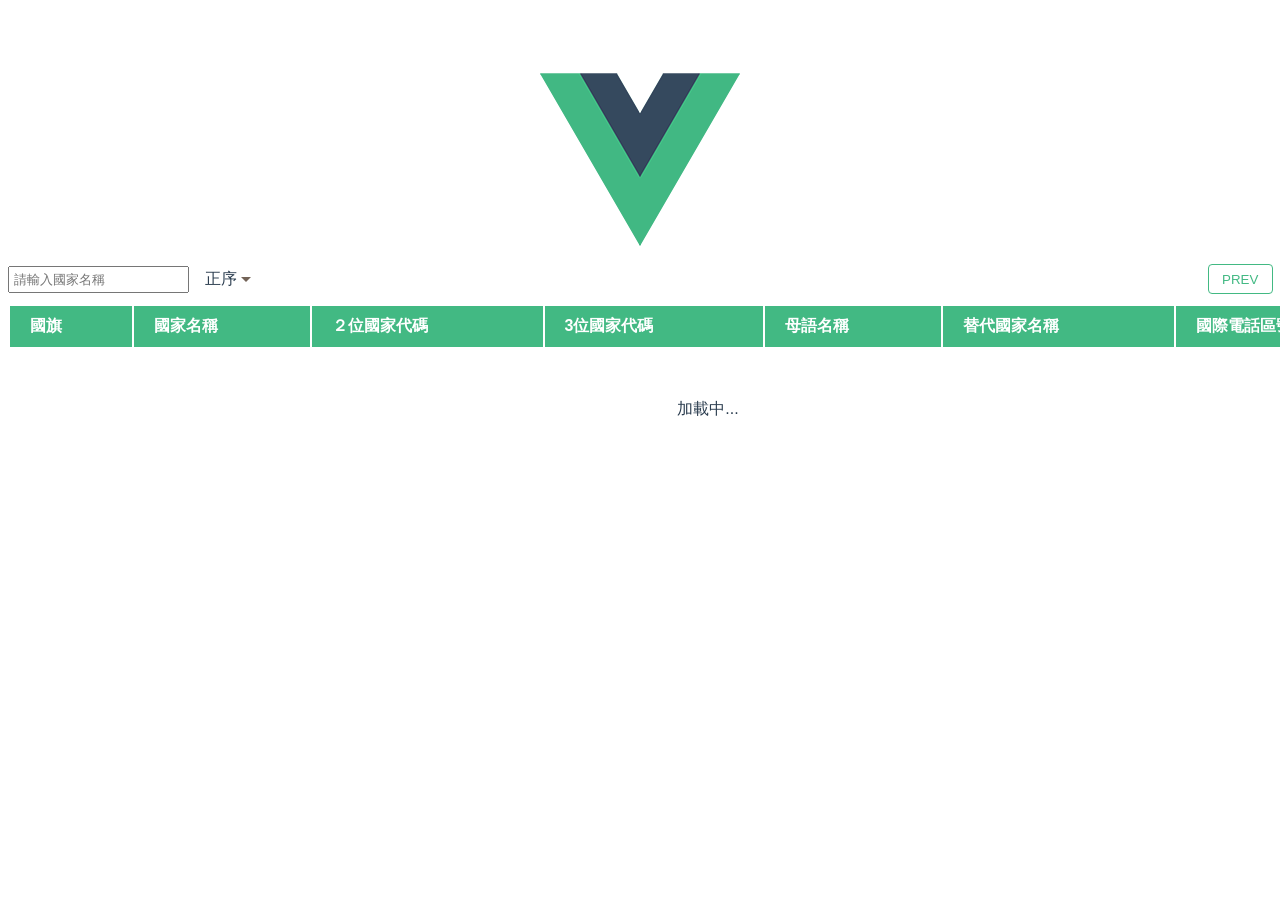
<file: index.html>
<!DOCTYPE html><html lang=""><head><meta charset="utf-8"><meta http-equiv="X-UA-Compatible" content="IE=edge"><meta name="viewport" content="width=device-width,initial-scale=1"><link rel="icon" href="favicon.ico"><title>rm-test</title><link href="css/app.07fb2509.css" rel="preload" as="style"><link href="js/app.09bea318.js" rel="preload" as="script"><link href="js/chunk-vendors.9a1838a0.js" rel="preload" as="script"><link href="css/app.07fb2509.css" rel="stylesheet"></head><body><noscript><strong>We're sorry but rm-test doesn't work properly without JavaScript enabled. Please enable it to continue.</strong></noscript><div id="app"></div><script src="js/chunk-vendors.9a1838a0.js"></script><script src="js/app.09bea318.js"></script></body></html>
</file>
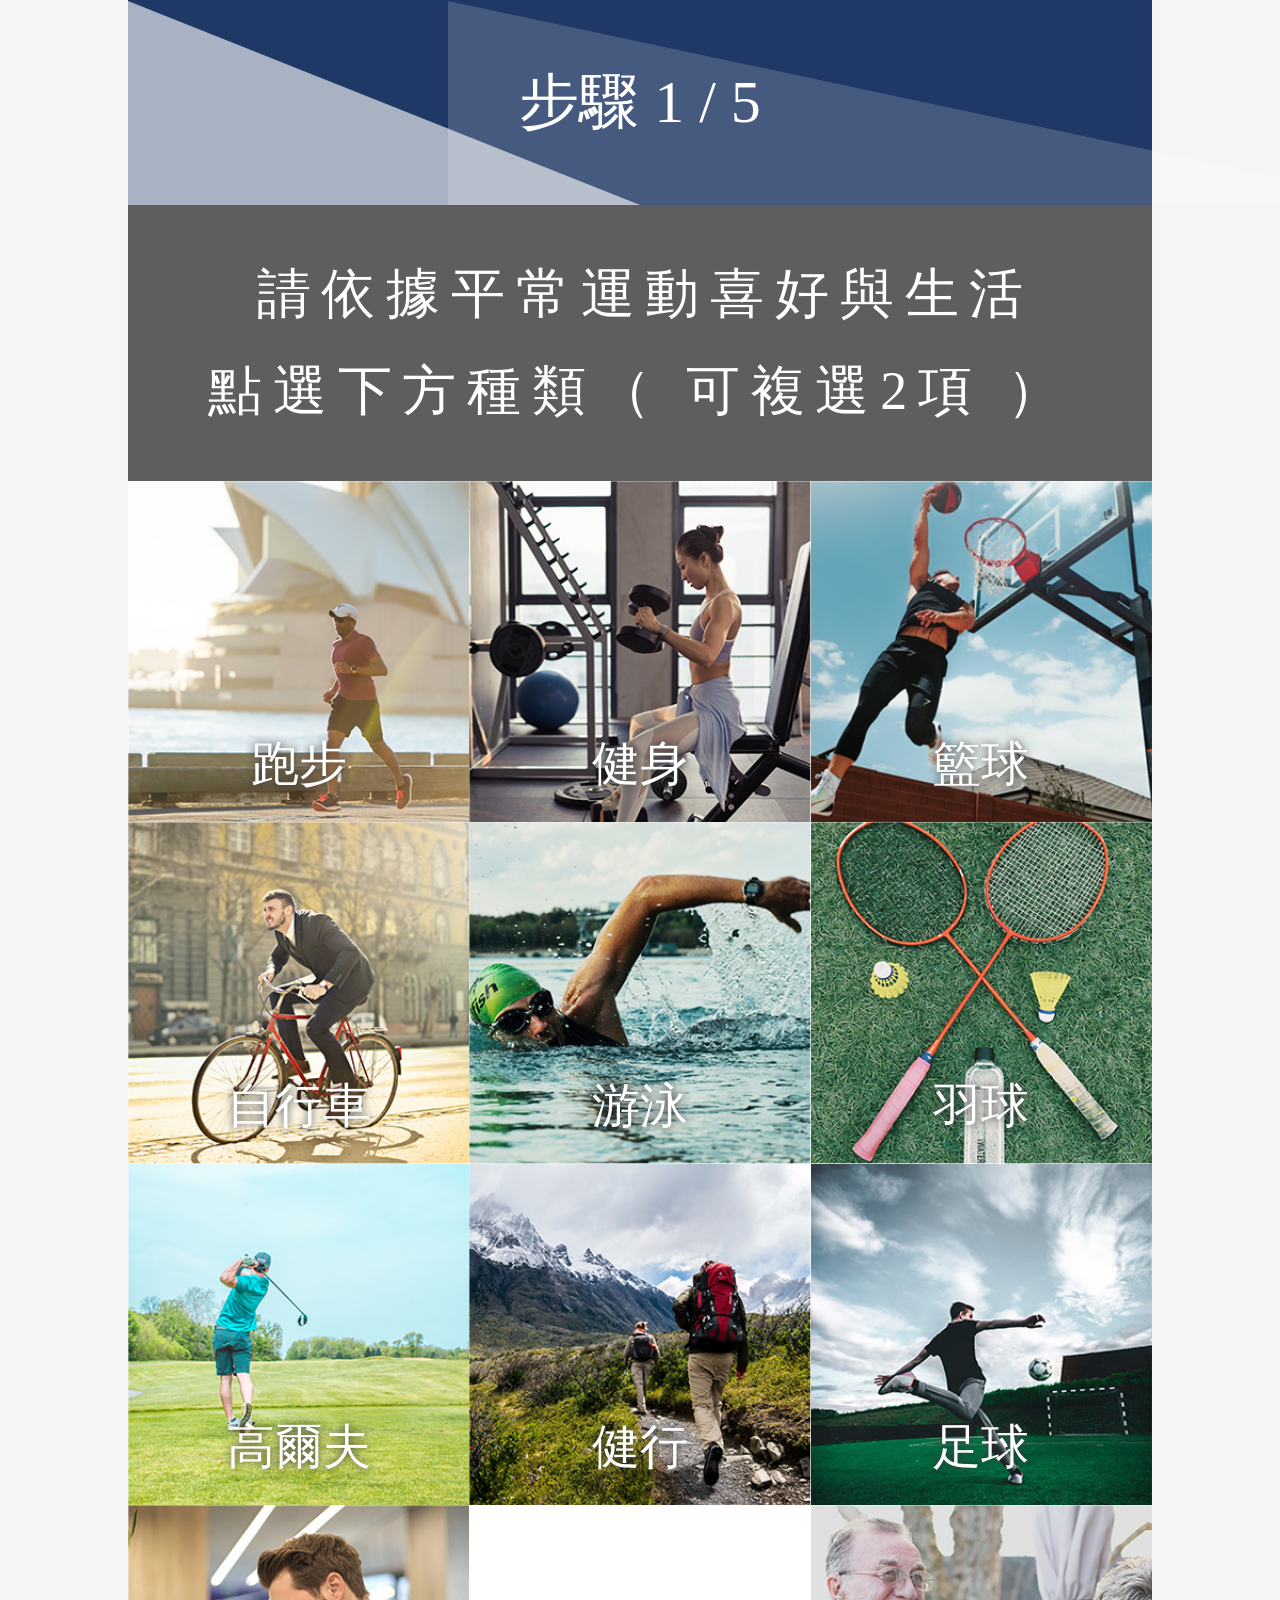
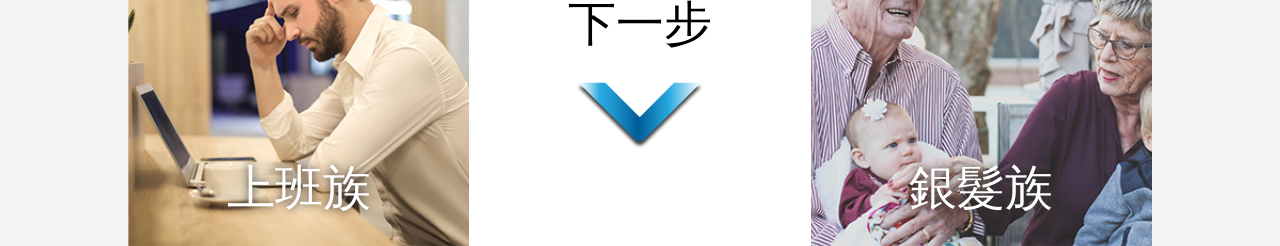
<file: step/index.html>
<!DOCTYPE html>
<html>
<head>
	<meta charset="UTF-8">
	<title></title>
	<meta http-equiv="X-UA-Compatible" content="IE=edge">
    <meta name="viewport" content="width=device-width, initial-scale=1">
	<meta property="og:description" content="">
	<link rel="stylesheet" type="text/css" href="css/reset.css">
	<link rel="stylesheet" type="text/css" href="css/main.css">
	<script type="text/javascript" src="https://code.jquery.com/jquery-1.12.4.min.js"></script>
</head>
<body>
	<header>
		<h3 class="f20">步驟 1 / 5</h3>
	</header>
	<div class="main-container step-1">
		<p class="title f18">
			請依據平常運動喜好與生活<br>點選下方種類（ 可複選2項 ）
		</p>
		<form class="list">
			<div class="list-item">
				<input type="checkbox" id="run" name="item">
				<label for="run" data-code="run">
					<img src="./images/run.jpg">
					<h2 class="f16">跑步</h2>
				</label>
			</div>
			<div class="list-item">
				<input type="checkbox" id="fitness" name="item">
				<label for="fitness" data-code="fitness">
					<img src="./images/fitness.jpg">
					<h2 class="f16">健身</h2>
				</label>
			</div>
			<div class="list-item">
				<input type="checkbox" id="basketball" name="item">
				<label for="basketball" data-code="basketball">
					<img src="./images/basketball.jpg">
					<h2 class="f16">籃球</h2>
				</label>
			</div>
			<div class="list-item">
				<input type="checkbox" id="bicycle" name="item">
				<label for="bicycle" data-code="bicycle">
					<img src="./images/bicycle.jpg">
					<h2 class="f16">自行車</h2>
				</label>
			</div>
			<div class="list-item">
				<input type="checkbox" id="swim" name="item">
				<label for="swim" data-code="swim">
					<img src="./images/swim.jpg">
					<h2 class="f16">游泳</h2>
				</label>
			</div>
			<div class="list-item">
				<input type="checkbox" id="badminton" name="item">
				<label for="badminton" data-code="badminton">
					<img src="./images/badminton.jpg">
					<h2 class="f16">羽球</h2>
				</label>
			</div>
			<div class="list-item">
				<input type="checkbox" id="golf" name="item">
				<label for="golf" data-code="golf">
					<img src="./images/golf.jpg">
					<h2 class="f16">高爾夫</h2>
				</label>
			</div>
			<div class="list-item">
				<input type="checkbox" id="hiking" name="item">
				<label for="hiking" data-code="hiking">
					<img src="./images/hiking.jpg">
					<h2 class="f16">健行</h2>
				</label>
			</div>
			<div class="list-item">
				<input type="checkbox" id="soccer" name="item">
				<label for="soccer" data-code="soccer">
					<img src="./images/soccer.jpg">
					<h2 class="f16">足球</h2>
				</label>
			</div>
			<div class="list-item">
				<input type="checkbox" id="worker" name="item">
				<label for="worker" data-code="worker">
					<img src="./images/worker.jpg">
					<h2 class="f16">上班族</h2>
				</label>
			</div>
			<div class="list-item submit">
				<input type="submit" id="next">
				<label for="next">
					<h2 class="f16">下一步</h2>
					<img src="./images/next.png">
				</label>
			</div>
			<div class="list-item">
				<input type="checkbox" id="seniors" name="item">
				<label for="seniors" data-code="seniors">
					<img src="./images/seniors.jpg">
					<h2 class="f16">銀髮族</h2>
				</label>
			</div>
		</form>
	</div>
</body>
<script>  
$(document).ready(function() {
	var checkItem = [];
	$('.list-item:not(".submit") label').click(function() {//checkbox的input標籤點選事件
		let item = $(this).prev('input');
		checkItem = $('.list-item input[type="checkbox"]:checked');
		if(!item.prop('checked')) {
			checkItem.push(item);
		} 
		if (checkItem.length > 2) {//選中個數大於2
			checkItem[2].click();
			alert('最多只能選兩個')
		}
	});

})
</script>
</html>
</file>
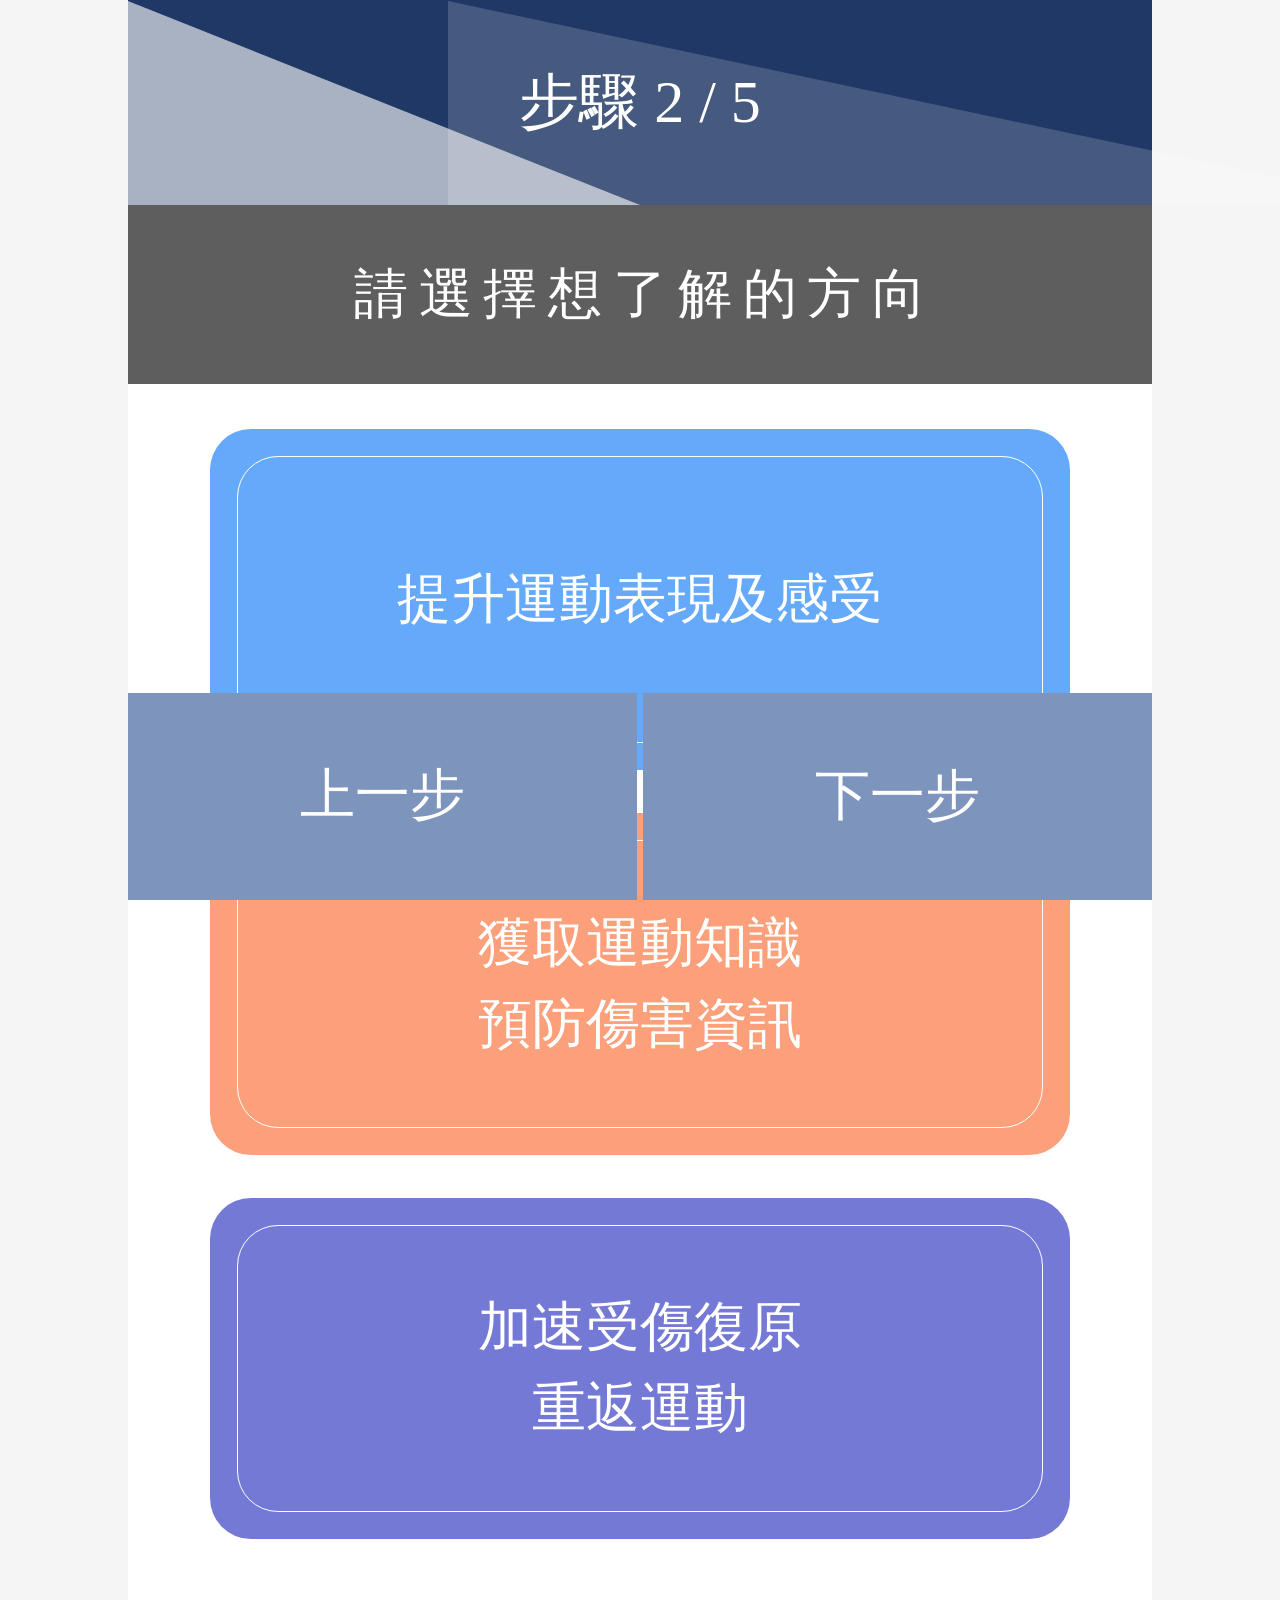
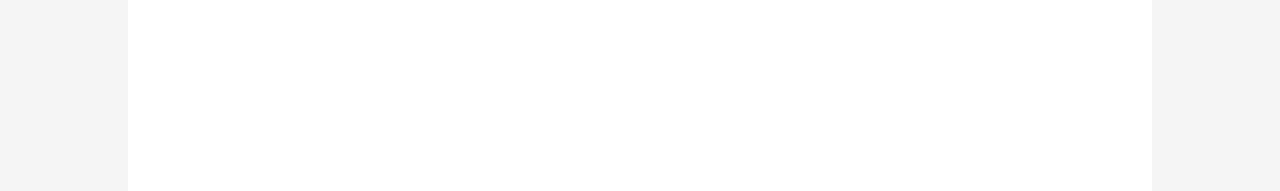
<file: step/2.html>
<!DOCTYPE html>
<html>
<head>
	<meta charset="UTF-8">
	<title></title>
	<meta http-equiv="X-UA-Compatible" content="IE=edge">
    <meta name="viewport" content="width=device-width, initial-scale=1">
	<meta property="og:description" content="">
	<link rel="stylesheet" type="text/css" href="css/reset.css">
	<link rel="stylesheet" type="text/css" href="css/main.css">
	<script type="text/javascript" src="https://code.jquery.com/jquery-1.12.4.min.js"></script>
</head>
<body>
	<header>
		<h3 class="f20">步驟 2 / 5</h3>
	</header>
	<div class="main-container">
		<p class="title f18">
			請選擇想了解的方向
		</p>
		<form class="btn-list">
			<input type="radio" id="run" name="btn">
			<label class="f18 list-item btn" for="run" style="background: #65a9fa;">
				<h2>提升運動表現及感受</h2>
			</label>
			<input type="radio" id="fitness" name="btn">
			<label class="f18 list-item btn" for="fitness"  style="background: #fba07a;">
				<h2>獲取運動知識<br>預防傷害資訊</h2>
			</label>
			<input type="radio" id="basketball" name="btn">
			<label class="f18 list-item btn" for="basketball"  style="background: #7579d6;">
				<h2>加速受傷復原<br>重返運動</h2>
			</label>
		</form>
		<div class="step-btn flex-bw">
			<a class="btn" href="index.html">上一步</a>
			<input class="btn" type="submit" value="下一步">
		</div>
	</div>
</body>
<script>  
$(document).ready(function() {

})
</script>
</html>
</file>
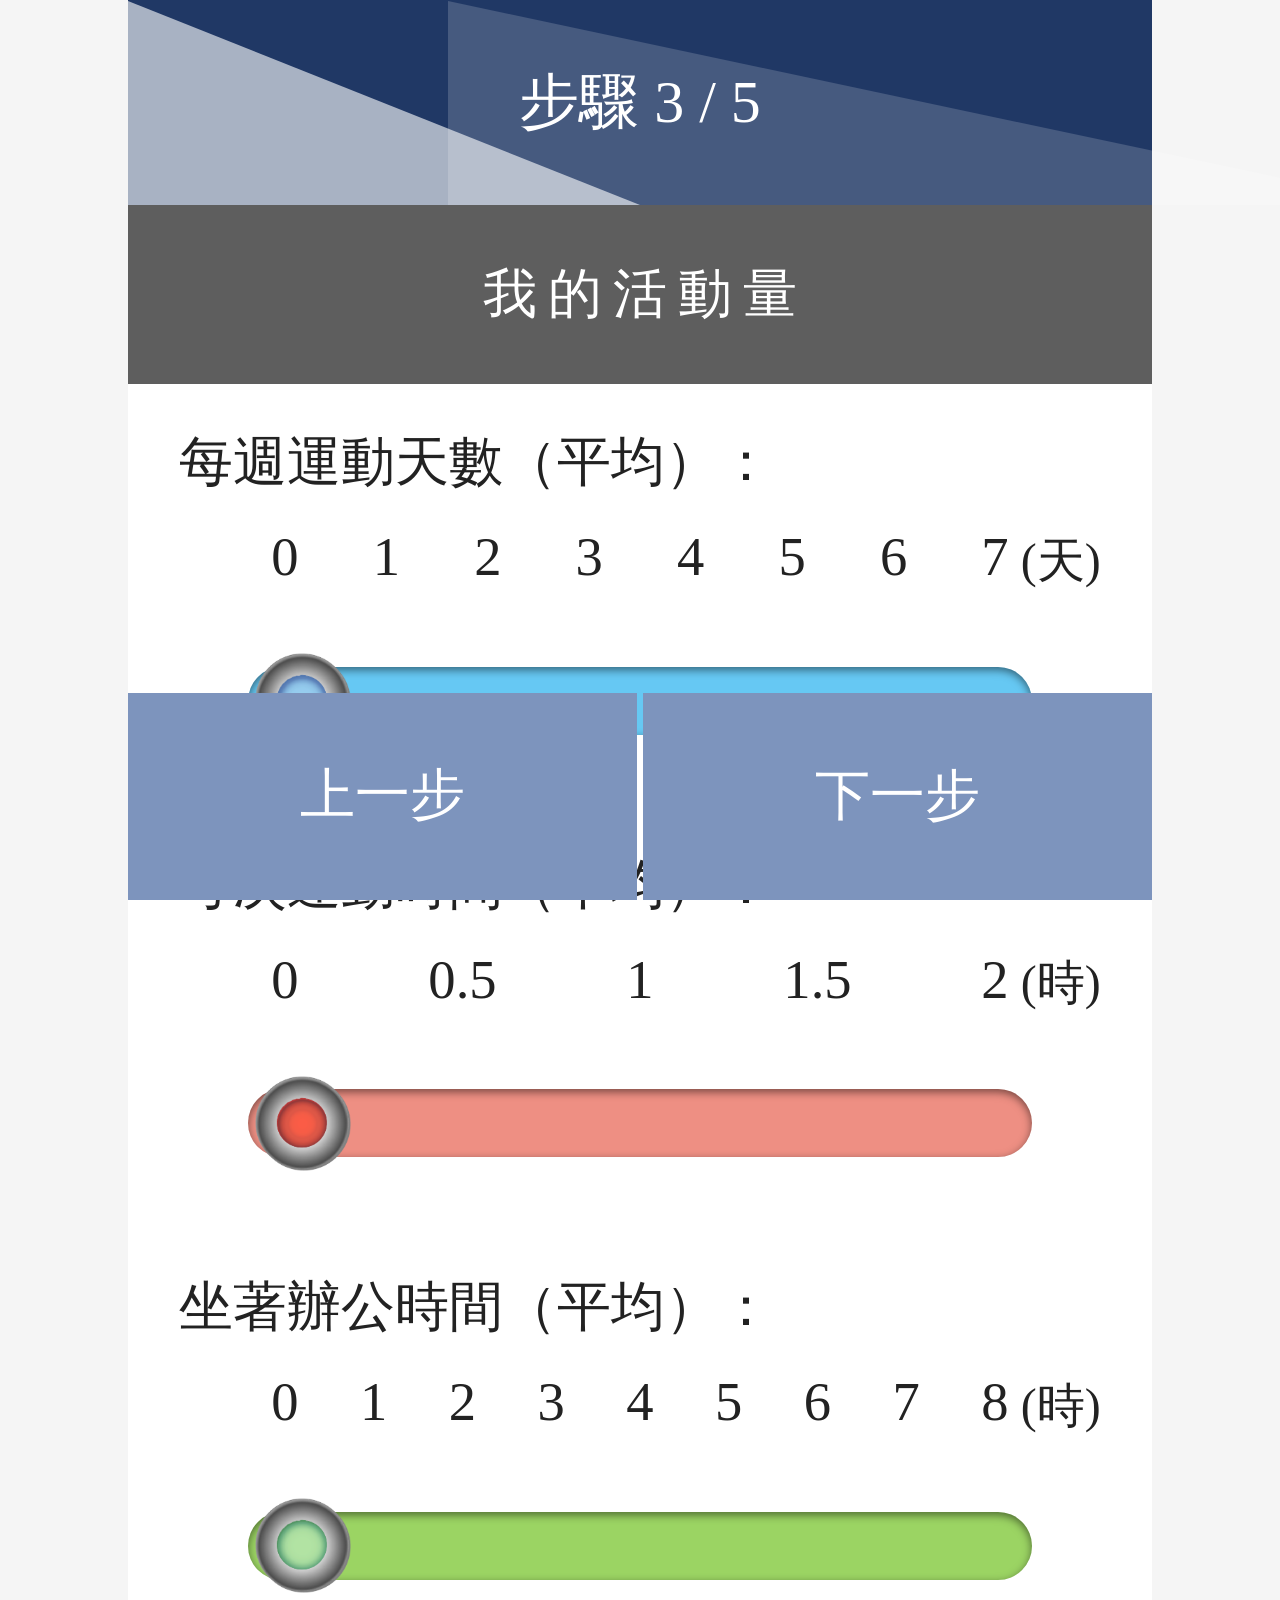
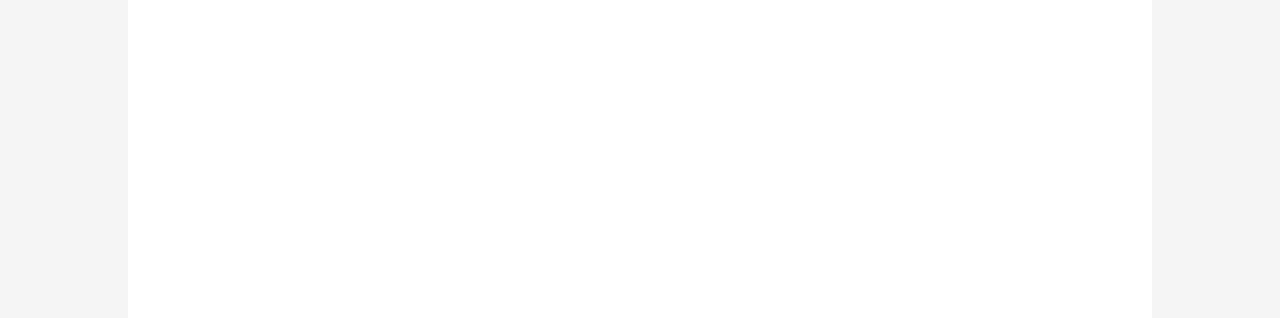
<file: step/3.html>
<!DOCTYPE html>
<html>
<head>
	<meta charset="UTF-8">
	<title></title>
	<meta http-equiv="X-UA-Compatible" content="IE=edge">
    <meta name="viewport" content="width=device-width, initial-scale=1">
	<meta property="og:description" content="">
	<link rel="stylesheet" type="text/css" href="css/reset.css">
	<link rel="stylesheet" type="text/css" href="css/main.css">
	<script type="text/javascript" src="https://code.jquery.com/jquery-1.12.4.min.js"></script>
</head>
<body>
	<header>
		<h3 class="f20">步驟 3 / 5</h3>
	</header>
	<div class="main-container">
		<p class="title f18">
			我的活動量
		</p>
		<form class="slide-list">
			<h2 class="f18">每週運動天數（平均）：</h2>
			<div class="slidecontainer">
				<div class="flex-bw">	
					<ul class="flex-bw item-list">
						<li>0</li>
						<li>1</li>
						<li>2</li>
						<li>3</li>
						<li>4</li>
						<li>5</li>
						<li>6</li>
						<li>7</li>
					</ul>
					<p class="f16">(天)</p>
				</div>
			  	<input type="range" min="0" max="7" value="0" class="slider blue" id="sportDay">
			</div>
			<h2 class="f18">每次運動時間（平均）：</h2>		
			<div class="slidecontainer">
				<div class="flex-bw">
					<ul class="flex-bw item-list">
						<li>0</li>
						<li>0.5</li>
						<li>1</li>
						<li>1.5</li>
						<li>2</li>
					</ul>
					<p class="f16">(時)</p>
				</div>
			  	<input type="range" min="0" max="4" value="0" class="slider red" id="sportTime">
			</div>
			<h2 class="f18">坐著辦公時間（平均）：</h2>
			<div class="slidecontainer">
				<div class="flex-bw">
					<ul class="flex-bw item-list">
						<li>0</li>
						<li>1</li>
						<li>2</li>
						<li>3</li>
						<li>4</li>
						<li>5</li>
						<li>6</li>
						<li>7</li>
						<li>8</li>
					</ul>
					<p class="f16">(時)</p>
				</div>
			  	<input type="range" min="0" max="8" value="0" class="slider green" id="workTime">
			</div>
		</form>
		<div class="step-btn flex-bw">
			<a class="btn" href="2.html">上一步</a>
			<input class="btn" type="submit" value="下一步">
		</div>
	</div>
</body>
<script>  
$(document).ready(function() {

})
</script>
</html>
</file>
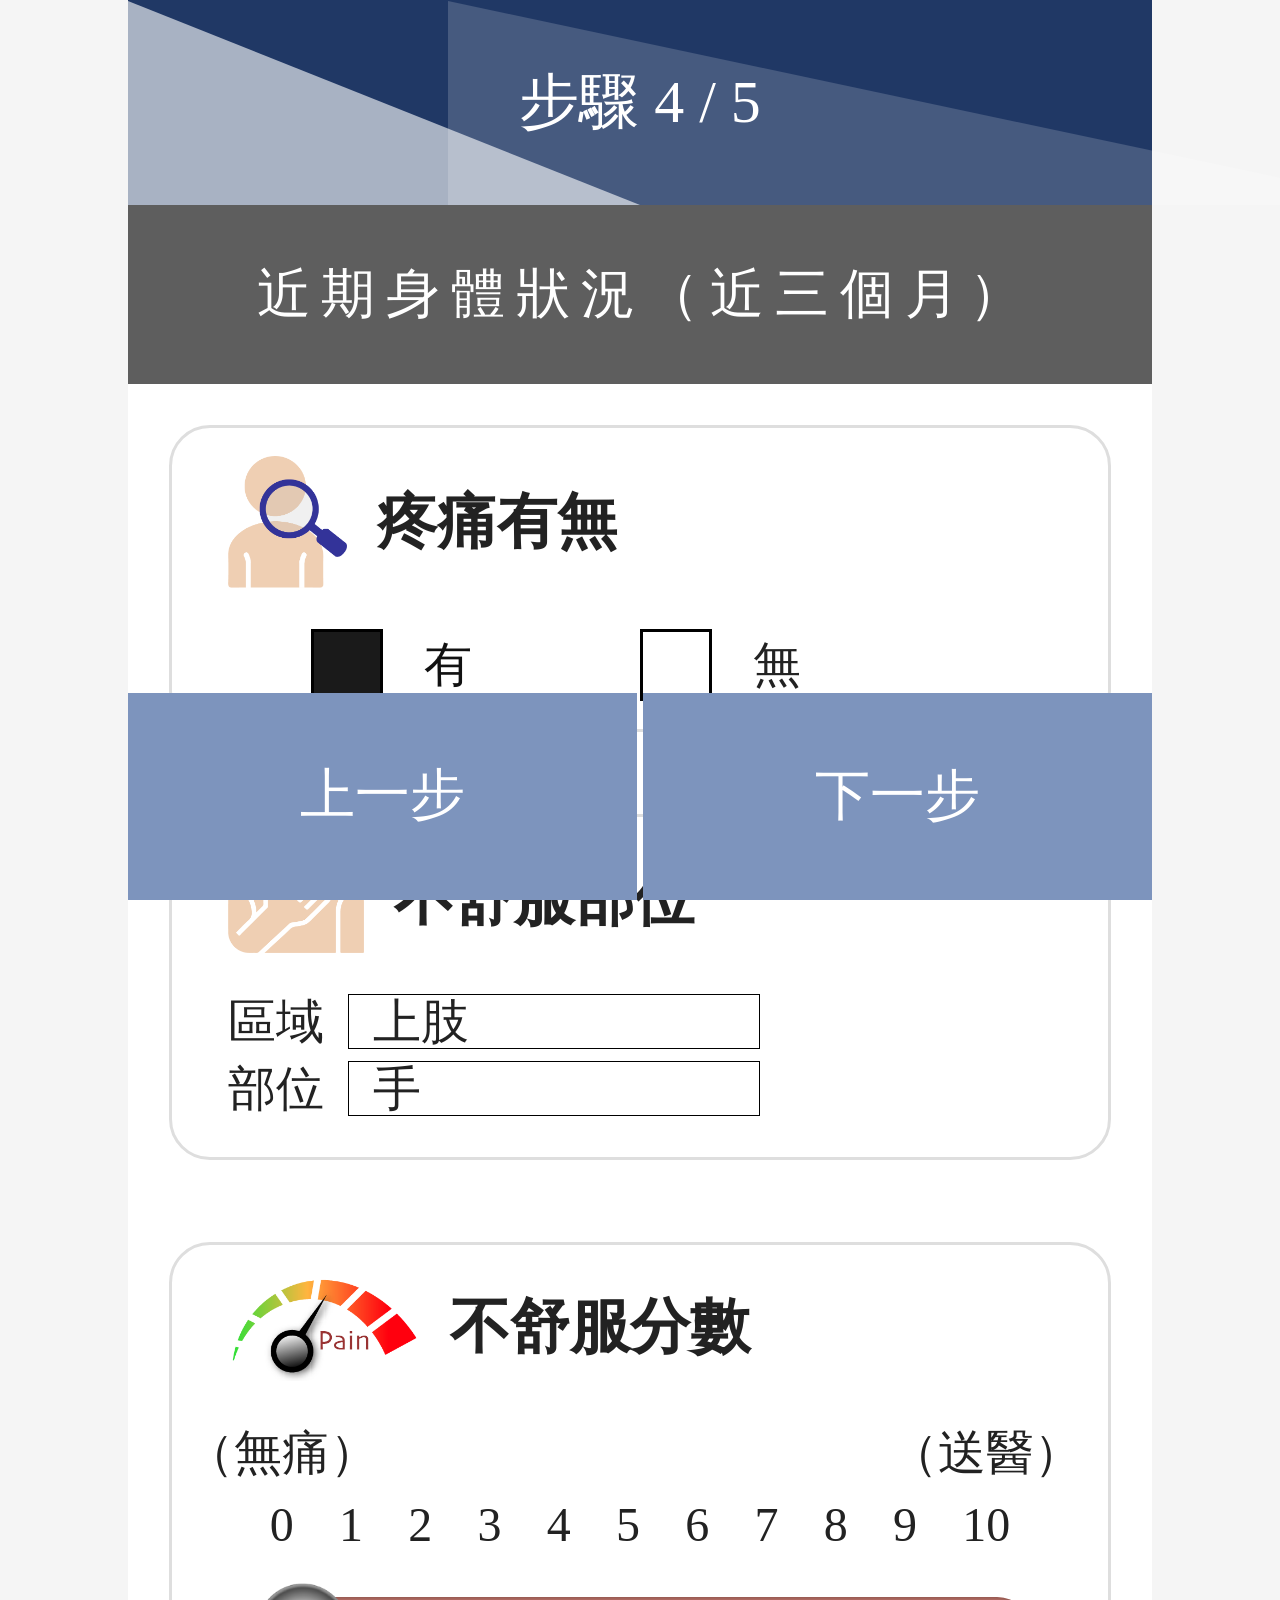
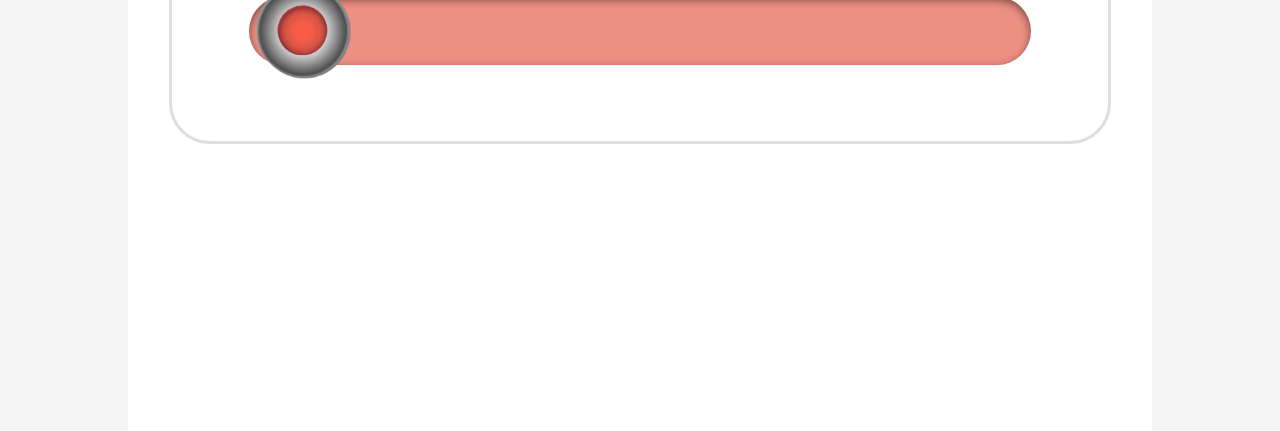
<file: step/4.html>
<!DOCTYPE html>
<html>
<head>
	<meta charset="UTF-8">
	<title></title>
	<meta http-equiv="X-UA-Compatible" content="IE=edge">
    <meta name="viewport" content="width=device-width, initial-scale=1">
	<meta property="og:description" content="">
	<link rel="stylesheet" type="text/css" href="css/reset.css">
	<link rel="stylesheet" type="text/css" href="css/main.css">
	<script type="text/javascript" src="https://code.jquery.com/jquery-1.12.4.min.js"></script>
</head>
<body>
	<header>
		<h3 class="f20">步驟 4 / 5</h3>
	</header>
	<div class="main-container step-4">
		<p class="title f18">
			近期身體狀況（近三個月）
		</p>
		<form class="btn-list">
			<div class="item f16 q01">
				<h2 class="tit flex-center f20">
					<img src="./images/401.png" style="height: 2.2em">
					<span>疼痛有無</span>
				</h2>
				<div class="radio">
					<div class="input-box">
						<input type="radio" id="q01-yes" name="q01" checked>
						<label class="input-check f16" for="q01-yes">
							<div class="flex-center">
								<span class="checkbox"></span>
								<span>有</span>
							</div>
						</label>	
					</div>
					<div class="input-box">
						<input type="radio" id="q01-no" name="q01">
						<label class="input-check f16" for="q01-no">
							<div class="flex-center">
								<span class="checkbox"></span>
								<span>無</span>
							</div>
						</label>
					</div>
				</div>
			</div>
			<div class="item f16">
				<h2 class="tit flex-center f20">
					<img src="./images/402.png">
					<span>不舒服部位</span>
				</h2>
				<div class="select-box">
					<div class="box flex-center">
						<p>區域</p>
						<select class="select input-box" id="bodyArea">
							<option value="upperLimb">上肢</option>
							<option value="lowerLimb">下肢</option>
							<option value="trunk">軀幹</option>
						</select>						
					</div>
					<div class="box flex-center body-part">
						<p>部位</p>
						<select class="select input-box" id="upperLimb">
							<option value="手">手</option>
							<option value="前臂">前臂</option>
							<option value="上臂">上臂</option>
							<option value="肩膀">肩膀</option>
							<option value="手肘">手肘</option>
							<option value="手腕">手腕</option>
						</select>
						<select class="select hide input-box" id="lowerLimb">
							<option value="髖部">髖部</option>
							<option value="大腿">大腿</option>
							<option value="膝蓋">膝蓋</option>
							<option value="小腿">小腿</option>
							<option value="腳踝">腳踝</option>
							<option value="足部">足部</option>
						</select>
						<select class="select hide input-box" id="trunk">
							<option value="頸部">頸部</option>
							<option value="上背部">上背部</option>
							<option value="下背部">下背部</option>
							<option value="骨盆">骨盆</option>
						</select>						
					</div>
				</div>
			</div>
			<div class="item f16">
				<h2 class="tit flex-center f20">
					<img src="./images/403.png">
					<span>不舒服分數</span>
				</h2>
				<div class="slidecontainer">
					<ul class="flex-bw item-list">
						<li>0 <span class="txt">（無痛）</span> </li>
						<li>1</li>
						<li>2</li>
						<li>3</li>
						<li>4</li>
						<li>5</li>
						<li>6</li>
						<li>7</li>
						<li>8</li>
						<li>9</li>
						<li>10<span class="txt">（送醫）</span></li>
					</ul>
				  	<input type="range" min="0" max="10" value="0" class="slider red input-box" id="sportDay">
				</div>
			</div>
		</form>
		<div class="step-btn flex-bw">
			<a class="btn" href="3.html">上一步</a>
			<input class="btn" type="submit" value="下一步">
		</div>
	</div>
</body>
<script>  
$(document).ready(function() {
	var area = $('#bodyArea').val();
	$('input[name="q01"]').change(function(){
		if($('#q01-yes').prop('checked')) {
			$('.item:not(.q01)').removeClass('close');
			$('.input-box').attr('disabled',false);
		} else {
			$('.item:not(.q01)').addClass('close');
			$('.input-box').attr('disabled',true);
		}
	})
	$('#bodyArea').change(function(){
		area = $('#bodyArea').val();
		$('.body-part .select').hide();
		$('#'+area).show();
		$('.body-part .select').attr('disabled',true);
		$('#'+area).attr('disabled',false);
	})
})
</script>
</html>
</file>
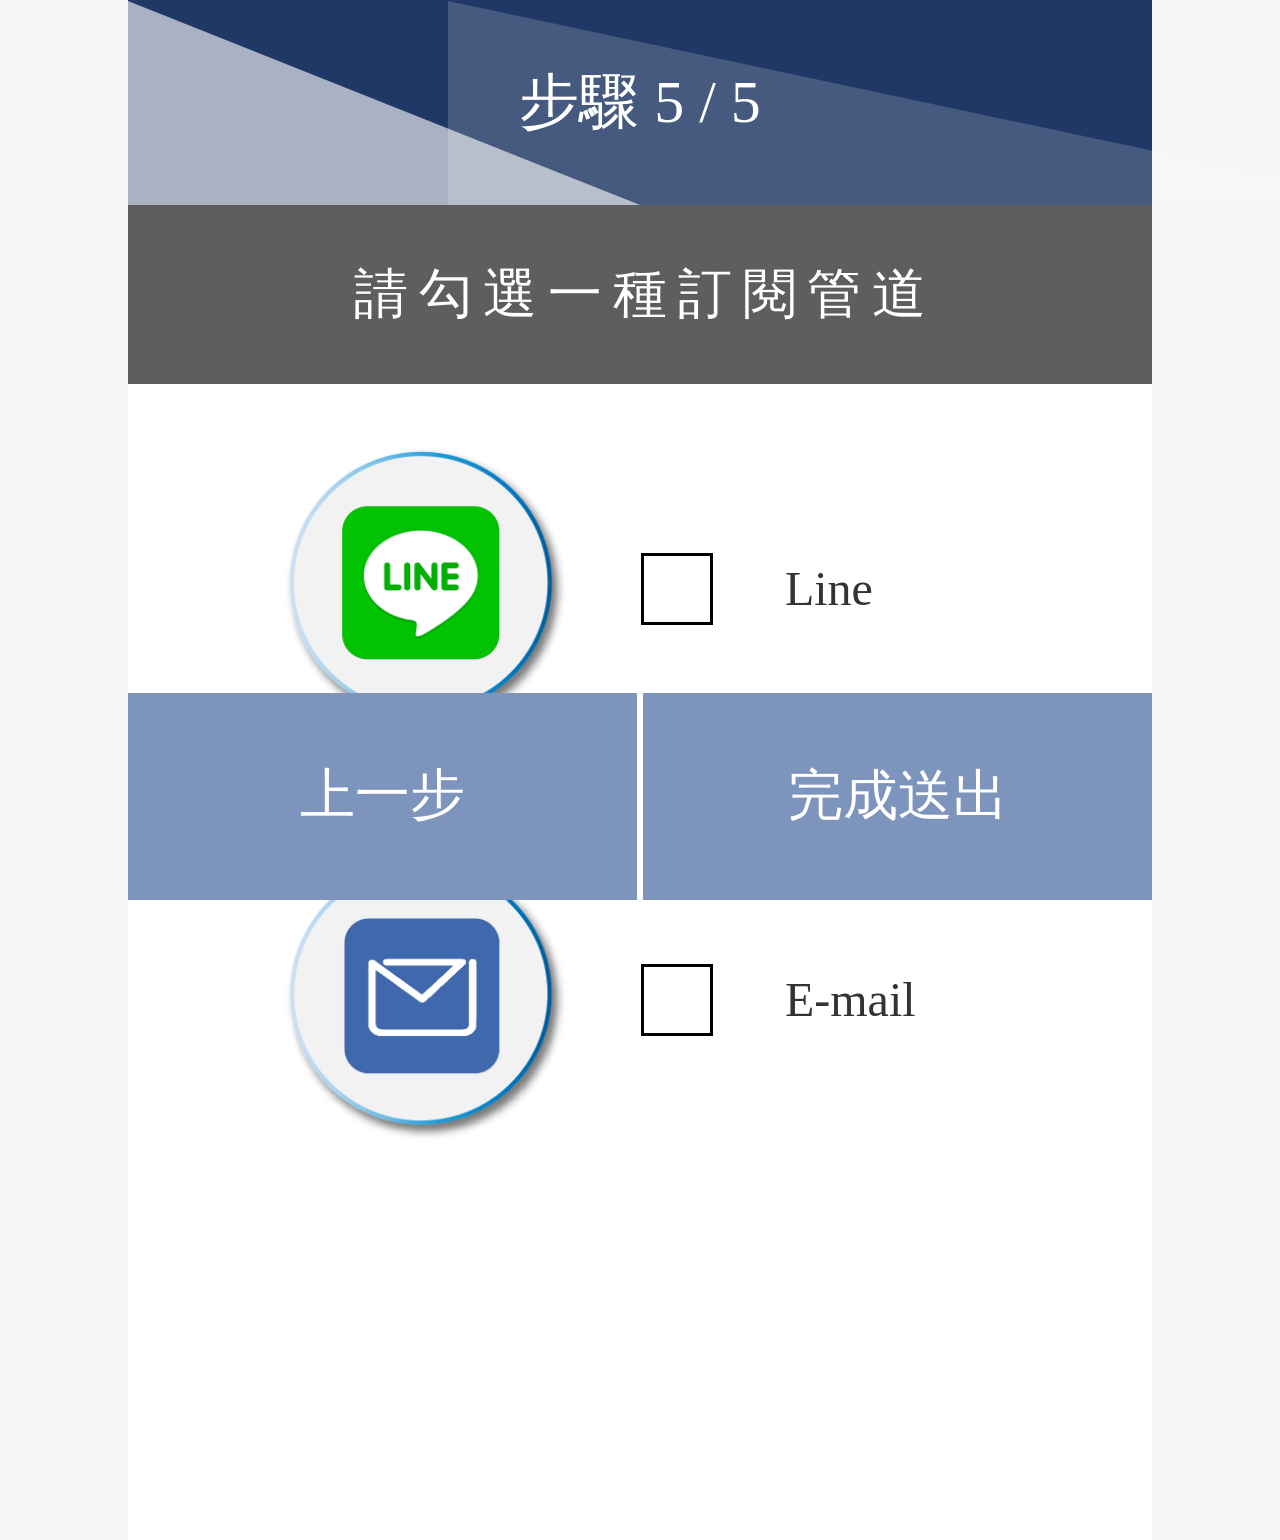
<file: step/5.html>
<!DOCTYPE html>
<html>
<head>
	<meta charset="UTF-8">
	<title></title>
	<meta http-equiv="X-UA-Compatible" content="IE=edge">
    <meta name="viewport" content="width=device-width, initial-scale=1">
	<meta property="og:description" content="">
	<link rel="stylesheet" type="text/css" href="css/reset.css">
	<link rel="stylesheet" type="text/css" href="css/main.css">
	<script type="text/javascript" src="https://code.jquery.com/jquery-1.12.4.min.js"></script>
</head>
<body>
	<header>
		<h3 class="f20">步驟 5 / 5</h3>
	</header>
	<div class="main-container step-5">
		<p class="title f18">
			請勾選一種訂閱管道
		</p>
		<form class="">
			<div class="item">
				<input type="radio" id="line" name="btn">
				<label class="f16 list-item" for="line">
					<div class="flex-center">
						<i class="icon"><img src="./images/line.png"></i>
						<div class="checkbox"></div>
						<h2>Line</h2>
					</div>
				</label>
			</div>
			<div class="item">
				<input type="radio" id="email" name="btn">
				<label class="f16 list-item" for="email">
					<div class="flex-center">
						<i class="icon"><img src="./images/email.png"></i>
						<div class="checkbox"></div>
						<h2>E-mail</h2>
					</div>
					<input id="emailAdd" class="email-box" type="email" name="email" placeholder="請輸入你的信箱" autocomplete="off" required="" disabled='disabled'>
				</label>
			</div>
			
		</form>
		<div class="step-btn flex-bw">
			<a class="btn" href="4.html">上一步</a>
			<input class="btn" type="submit" value="完成送出">
		</div>
	</div>
</body>
<script>  
$(document).ready(function() {
	$('input[name="btn"]').change(function(){
		if($('#email').prop('checked')) {
			$('#emailAdd').attr('disabled',false);
		} else {
			$('#emailAdd').attr('disabled',true).val('');
		}
	})
	$('#mailAdd').on('focus',function() {
		var _this = this;
		setTimeout(function(){
			_this.scrollIntoViewIfNeeded();
		},200);
	})
})
</script>
</html>
</file>
<file: css/app.07fb2509.css>
.pop[data-v-3b7a09cb]{position:fixed;display:flex;align-items:center;justify-content:center;top:0;left:0;width:100%;height:100%;z-index:10}.mask[data-v-3b7a09cb]{position:absolute;top:0;left:0;width:100%;height:100%;background:rgba(0,0,0,.6);z-index:-1}.pop-box[data-v-3b7a09cb]{width:800px;height:50%;padding:50px;border-radius:16px;background:#f1f1f1;display:flex;justify-content:space-around}.table-box[data-v-3b7a09cb]{width:70%;max-height:100%;border:1px solid #919191;border-radius:16px;overflow-y:auto}table[data-v-3b7a09cb]{height:100%}ul[data-v-3b7a09cb]{padding-left:20px}h3[data-v-c0d375e8]{margin:40px 0 0}ul[data-v-c0d375e8]{list-style-type:none;padding:0}li[data-v-c0d375e8]{margin:0 10px}.main-container[data-v-c0d375e8]{width:1400px;margin:0 auto}.top-bar[data-v-c0d375e8]{display:flex;justify-content:space-between;align-items:center;margin-bottom:10px}input[data-v-c0d375e8]{padding:4px}.sort[data-v-c0d375e8]{position:relative;margin:0 1em;cursor:pointer}.triangle[data-v-c0d375e8]{display:inline-block;vertical-align:middle;width:0;height:0;margin-left:4px;border-style:solid;border-width:5px 5px 0 5px;border-color:#736357 transparent transparent transparent;transition:.3s}.is-reverse[data-v-c0d375e8]{transform:rotate(180deg)}.page-box[data-v-c0d375e8]{display:flex;align-items:center;justify-content:center}.page-box button[data-v-c0d375e8]{margin:0 1em;padding:.5em 1em;border-radius:4px;color:#42b983;border:1px solid;background:#fff;cursor:pointer}.page-box button[data-v-c0d375e8]:hover{color:#fff;background:#42b983}.page-box button[data-v-c0d375e8]:active{color:#fff;background:#349469}.h-100[data-v-c0d375e8]{height:100px}#app{font-family:Avenir,Helvetica,Arial,sans-serif;-webkit-font-smoothing:antialiased;-moz-osx-font-smoothing:grayscale;text-align:center;color:#2c3e50;margin-top:60px}table{text-align:left;width:100%}thead tr{color:#fff;background:#42b983}td,th{max-width:200px;padding:10px 20px}tr:nth-child(2n){background:#f5f5f5}.text-center{text-align:center}.flag{font-size:100px}.link{cursor:pointer}.link:hover{color:#42b983}.link:active{color:#349469}
</file>
<file: step/css/main.css>
*, *::before, *::after {
  -webkit-box-sizing: border-box;
  box-sizing: border-box; }

body {
  position: relative;
  font-family: "PingFang SC", "Microsoft JhengHei","Microsoft YaHei","Hiragino Sans GB", "Heiti SC", STXihei, SimHei, "WenQuanYi Micro Hei";
  font-size: 4.26667vw;
  background: #f5f5f5; }

section {
  position: relative; }

header, .main-container {
  max-width: 1024px;
  min-width: 320px;
  margin: 0 auto;
  text-align: center; }

header {
  position: relative;
  color: #fff;
  background: #203865;
  height: 16vw;
  line-height: 16vw; }
  header::before, header::after {
    position: absolute;
    bottom: 0;
    content: '';
    width: 0;
    height: 0;
    border-style: solid; }
  header::before {
    left: 0;
    border-width: 16vw 0 0 40vw;
    border-color: transparent transparent transparent #ffffff9c;
    line-height: 0px;
    _border-color: #000000 #000000 #000000 #ffffff9c;
    _filter: progid:DXImageTransform.Microsoft.Chroma(color='#000000'); }
  header::after {
    left: 25vw;
    border-width: 16vw 0 0 75vw;
    border-color: transparent transparent transparent #ffffff2b;
    line-height: 0px;
    _border-color: #000000 #000000 #000000 #ffffff2b;
    _filter: progid:DXImageTransform.Microsoft.Chroma(color='#000000'); }

.f20 {
  font-size: 5.33333vw; }
  @media screen and (min-width: 1200px) {
    .f20 {
      font-size: 60px; } }

.f18 {
  font-size: 4.8vw; }
  @media screen and (min-width: 1200px) {
    .f18 {
      font-size: 54px; } }

.f16 {
  font-size: 4.26667vw; }
  @media screen and (min-width: 1200px) {
    .f16 {
      font-size: 48px; } }

.flex-bw {
  display: -webkit-box;
  display: -ms-flexbox;
  display: flex;
  -webkit-box-pack: justify;
  -ms-flex-pack: justify;
  justify-content: space-between; }

.flex-center {
  display: -webkit-box;
  display: -ms-flexbox;
  display: flex;
  -webkit-box-align: center;
  -ms-flex-align: center;
  align-items: center; }

.main-container {
  background: #fff; }
  .main-container .title {
    padding: 3.2vw 1.6vw;
    color: #fff;
    background: #5e5e5e;
    line-height: 1.8em;
    letter-spacing: .2em;
    text-indent: .2em; }

.list {
  display: -webkit-box;
  display: -ms-flexbox;
  display: flex;
  -ms-flex-wrap: wrap;
  flex-wrap: wrap; }
  .list .list-item {
    width: calc(100%/3);
    height: calc(100vw/3);
    max-height: calc(1024px/3);
    min-height: calc(320px/3);
    background: #333;
    overflow: hidden; }
    .list .list-item input {
      display: none; }
    .list .list-item label {
      position: relative;
      display: block;
      height: 100%;
      background: #fff; }
      .list .list-item label h2 {
        width: 100%;
        text-align: center; }
  .list .list-item:not(.submit) label h2 {
    position: absolute;
    color: #fff;
    bottom: 10%;
    text-shadow: 0 0 8px #333; }
  .list .list-item:not(.submit) label img {
    position: absolute;
    width: 100%;
    height: auto;
    top: 50%;
    left: 50%;
    -webkit-transform: translate3d(-50%, -50%, 0);
    transform: translate3d(-50%, -50%, 0);
    -webkit-transition: .35s;
    -o-transition: .35s;
    transition: .35s; }
  .list .list-item:not(.submit) input[type="checkbox"]:checked + label img {
    -webkit-filter: brightness(0.5);
    filter: brightness(0.5);
    -webkit-transform: translate3d(-50%, -50%, 0) scale(1.2);
    transform: translate3d(-50%, -50%, 0) scale(1.2); }
  .list .submit label {
    display: -webkit-box;
    display: -ms-flexbox;
    display: flex;
    -webkit-box-orient: vertical;
    -webkit-box-direction: normal;
    -ms-flex-direction: column;
    flex-direction: column;
    -webkit-box-align: center;
    -ms-flex-align: center;
    align-items: center;
    -webkit-box-pack: center;
    -ms-flex-pack: center;
    justify-content: center; }
  .list .submit h2 {
    margin: 0 auto 10%;
    color: #000; }
  .list .submit img {
    display: block;
    width: 40%;
    margin: 0 auto; }

.btn-list {
  padding: 5vh 8%;
  font-size: 0; }
  .btn-list input[type="checkbox"] {
    display: none; }
  .btn-list .list-item {
    display: block;
    height: 26.66667vw;
    min-height: 80px;
    margin: 0 auto 5%;
    padding: .5em;
    border-radius: 3.2vw;
    color: #fff;
    cursor: pointer;
    overflow: hidden; }
    .btn-list .list-item.btn h2 {
      display: -webkit-box;
      display: -ms-flexbox;
      display: flex;
      -webkit-box-orient: vertical;
      -webkit-box-direction: normal;
      -ms-flex-direction: column;
      flex-direction: column;
      -webkit-box-pack: center;
      -ms-flex-pack: center;
      justify-content: center;
      height: 100%;
      line-height: 1.5em;
      border: 1px solid #fff;
      border-radius: 3.2vw; }
  .btn-list .list-item:hover, .btn-list input:checked + label {
    -webkit-filter: brightness(0.5);
    filter: brightness(0.5); }
  .btn-list .tit {
    font-weight: bolder; }
    .btn-list .tit img {
      height: 1.8em;
      margin-right: .5em; }

.step-btn {
  width: 100%;
  max-width: 1024px;
  position: fixed;
  bottom: 0;
  display: -webkit-box;
  display: -ms-flexbox;
  display: flex;
  -webkit-box-pack: justify;
  -ms-flex-pack: justify;
  justify-content: space-between; }
  .step-btn .btn {
    width: calc(50% - .25vw);
    line-height: 16vw;
    background: #7d94bd;
    color: #fff; }
    .step-btn .btn:hover {
      background: #72809e; }

.slide-list {
  padding: 5%; }
  .slide-list h2 {
    text-align: left; }
  .slide-list .slidecontainer {
    margin: 3.2vw auto; }
    .slide-list .slidecontainer .flex-bw {
      -webkit-box-align: end;
      -ms-flex-align: end;
      align-items: flex-end; }
    .slide-list .slidecontainer .item-list {
      position: relative;
      width: 80%;
      left: 10%; }

.slider {
  -webkit-appearance: none;
  width: 85%;
  height: 5.33333vw;
  margin: 6.4vw auto;
  border-radius: 5.33333vw;
  -webkit-box-shadow: inset 0 3px 8px rgba(0, 0, 0, 0.5);
  box-shadow: inset 0 3px 8px rgba(0, 0, 0, 0.5);
  background: #d3d3d3;
  outline: none;
  -webkit-transition: .2s;
  -webkit-transition: opacity .2s;
  -o-transition: opacity .2s;
  transition: opacity .2s; }
  .slider.blue {
    background: #66c8f3; }
    .slider.blue::-webkit-slider-thumb {
      background: url("../images/slide-btn-b.png") no-repeat center;
      background-size: 100% 100%; }
  .slider.red {
    background: #ee8f83; }
    .slider.red::-webkit-slider-thumb {
      background: url("../images/slide-btn-r.png") no-repeat center;
      background-size: 100% 100%; }
  .slider.green {
    background: #9bd463; }
    .slider.green::-webkit-slider-thumb {
      background: url("../images/slide-btn-g.png") no-repeat center;
      background-size: 100% 100%; }

.slider::-webkit-slider-thumb {
  -webkit-appearance: none;
  appearance: none;
  border: none;
  -webkit-box-shadow: unset;
  box-shadow: unset;
  width: 8.53333vw;
  height: 8.53333vw;
  background: #4CAF50;
  border-radius: 100%;
  cursor: pointer; }

.slider::-moz-range-thumb {
  border: none;
  box-shadow: unset;
  left: 50%;
  position: relative;
  width: 8.53333vw;
  height: 8.53333vw;
  cursor: pointer; }

.checkbox {
  display: inline-block;
  width: 1.5em;
  height: 1.5em;
  border: 0.26667vw solid #000;
  margin-right: 3.2vw; }

.step-4 .btn-list {
  padding: 4%; }

.step-4 .item {
  border: 0.26667vw solid #dedede;
  border-radius: 3.2vw;
  padding: 3% 6%;
  margin-bottom: 6.4vw; }
  .step-4 .item .tit {
    margin-bottom: 3.2vw; }
  .step-4 .item .radio {
    display: -webkit-box;
    display: -ms-flexbox;
    display: flex;
    -webkit-box-pack: center;
    -ms-flex-pack: center;
    justify-content: center; }
    .step-4 .item .radio .input-box {
      width: 40%; }
    .step-4 .item .radio input {
      position: absolute;
      pointer-events: none; }
  .step-4 .item .slidecontainer .item-list {
    width: 90%;
    margin: 2.5em auto 0; }
    .step-4 .item .slidecontainer .item-list li {
      position: relative; }
      .step-4 .item .slidecontainer .item-list li .txt {
        position: absolute;
        width: 5em;
        top: -1.5em;
        left: calc(50% - 2.5em); }
  .step-4 .item .slidecontainer .slider {
    width: 95%;
    margin: 1em auto; }
  .step-4 .item.close {
    pointer-events: none;
    opacity: .5;
    color: #989898; }
    .step-4 .item.close .select-box .select {
      color: #989898;
      border-color: #989898; }

.checkbox {
  display: inline-block;
  width: 1.5em;
  height: 1.5em;
  border: 0.26667vw solid #000;
  margin-right: 3.2vw; }

.select-box .box {
  margin-bottom: 12px; }

.select-box .select {
  width: 50%;
  border: 1px solid #000;
  border-radius: 0;
  margin-left: .5em;
  padding: 0 .5em; }

.step-5 form {
  min-height: 65vh;
  display: -webkit-box;
  display: -ms-flexbox;
  display: flex;
  -webkit-box-orient: vertical;
  -webkit-box-direction: normal;
  -ms-flex-direction: column;
  flex-direction: column;
  -webkit-box-pack: center;
  -ms-flex-pack: center;
  justify-content: center; }

.step-5 .item {
  position: relative;
  display: block;
  width: 70%;
  margin: 6% auto;
  color: #333; }
  .step-5 .item input {
    display: none; }
  .step-5 .item .icon {
    position: relative;
    width: 6em;
    height: 6em;
    display: block;
    border-radius: 100%;
    margin-right: 10%; }
    .step-5 .item .icon img {
      width: 100%; }
  .step-5 .item .checkbox {
    margin-right: 10%; }
  .step-5 .item .email-box {
    position: relative;
    display: block;
    width: 100%;
    margin: 5% auto;
    line-height: 2em;
    text-align: center;
    border-bottom: 1px solid #dedede;
    opacity: 0; }
  .step-5 .item #email:checked ~ label .email-box {
    opacity: 1; }

.main-container:not(.step-1) {
  padding-bottom: 12.8vw; }

input:checked ~ label .checkbox {
  background: #333; }

.hide {
  display: none; }
</file>
